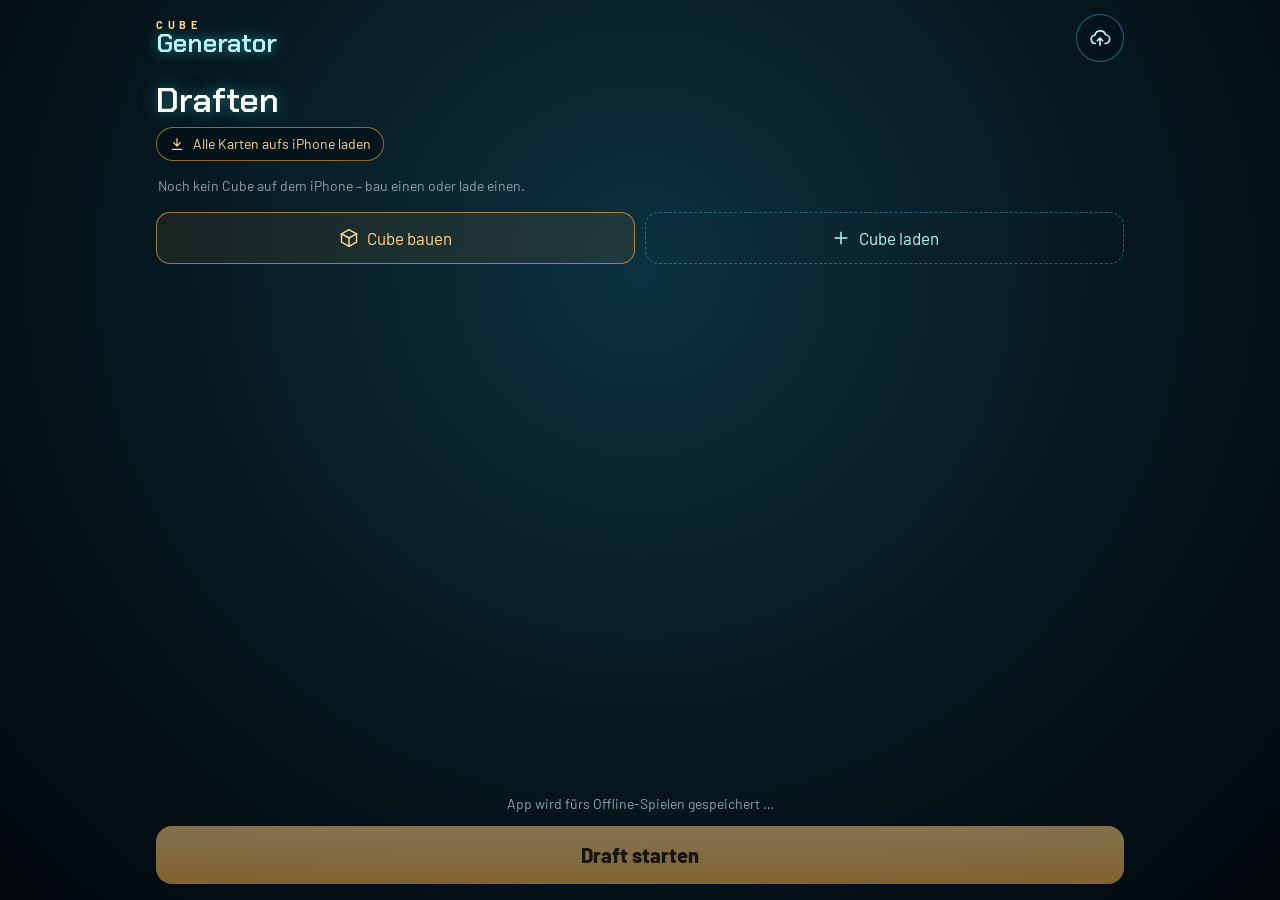
<file: index.html>
<!doctype html>
<html lang="de">
<head>
<meta charset="utf-8">
<meta name="viewport" content="width=device-width, initial-scale=1, viewport-fit=cover">
<meta name="theme-color" content="#03080c">
<meta name="apple-mobile-web-app-capable" content="yes">
<meta name="mobile-web-app-capable" content="yes">
<meta name="apple-mobile-web-app-status-bar-style" content="black-translucent">
<meta name="apple-mobile-web-app-title" content="Cube Draft">
<title>Cube Draft</title>
<link rel="manifest" href="manifest.webmanifest">
<link rel="apple-touch-icon" href="icons/icon-180.png">
<link rel="icon" type="image/png" href="icons/icon-192.png">
<link rel="stylesheet" href="app.css">
</head>
<body>
<div id="app">
  <!-- ======================================================= Start -->
  <section id="start" class="ansicht" aria-label="Start">
    <header class="kopf">
      <div class="logo"><small>Cube</small><b>Generator</b></div>
      <button type="button" class="rund" id="sync" aria-label="Drafts für den PC sichern" title="Drafts für den PC sichern">
        <svg viewBox="0 0 24 24" aria-hidden="true"><path d="M7 18a4.5 4.5 0 0 1-.6-8.96A6 6 0 0 1 18 8.5a4 4 0 0 1-.5 9.5"/><path d="M12 12v8M9 15l3-3 3 3"/></svg>
        <span class="marke" id="sync_zahl" hidden>0</span>
      </button>
    </header>
    <h1 class="titel">Draften</h1>
    <button type="button" class="db-chip" id="db_chip"></button>
    <div class="cubes" id="cubes"></div>
    <div class="zwei-knoepfe">
      <button type="button" class="neu-cube" id="cube_bauen"><svg viewBox="0 0 24 24" aria-hidden="true"><path d="M12 2l9 5v10l-9 5-9-5V7z"/><path d="M12 22V12M21 7l-9 5-9-5"/></svg>Cube bauen</button>
      <button type="button" class="neu-cube" id="cube_laden"><svg viewBox="0 0 24 24" aria-hidden="true"><path d="M12 5v14M5 12h14"/></svg>Cube laden</button>
    </div>
    <div id="laufend"></div>
    <div class="fuss">
      <p class="netz" id="netz"></p>
      <button type="button" class="gross" id="los" disabled>Draft starten</button>
    </div>
  </section>

  <!-- ======================================================= Draft -->
  <section id="draft" class="ansicht" hidden aria-label="Draft">
    <header class="kopf">
      <button type="button" class="rund klein" data-zurueck aria-label="Pause"><svg viewBox="0 0 24 24" aria-hidden="true"><path d="M19 12H5M11 6l-6 6 6 6"/></svg></button>
      <div class="pick-titel"><span class="pakete" id="d_pakete"></span><b id="d_pick">Pick 1</b><i id="d_richtung" aria-hidden="true"></i></div>
      <button type="button" class="chip-knopf" id="d_pool" aria-label="Deine Picks"><svg viewBox="0 0 24 24" aria-hidden="true"><rect x="7" y="3" width="12" height="16" rx="2"/><path d="M5 6v13a2 2 0 0 0 2 2h9"/></svg><span id="d_pool_zahl">0</span></button>
    </header>
    <div class="paket" id="d_paket"></div>
    <div class="aktion">
      <button type="button" class="leise-knopf" id="d_auto">Bot pickt</button>
      <button type="button" class="gross" id="d_nehmen" disabled>Karte wählen</button>
    </div>
  </section>

  <!-- ======================================================= Deck -->
  <section id="deck" class="ansicht" hidden aria-label="Deck">
    <header class="kopf">
      <button type="button" class="rund klein" data-zurueck aria-label="Zurück"><svg viewBox="0 0 24 24" aria-hidden="true"><path d="M19 12H5M11 6l-6 6 6 6"/></svg></button>
      <div class="pick-titel"><b>Deck</b><span class="zaehler" id="k_zahl"></span></div>
      <button type="button" class="chip-knopf" id="k_bots">Bots</button>
    </header>
    <div class="deck-inhalt" id="k_inhalt"></div>
    <div class="aktion">
      <button type="button" class="leise-knopf" id="k_vorschlag">Vorschlag</button>
      <button type="button" class="gross" id="k_fertig">Fertig</button>
    </div>
  </section>

  <!-- ======================================================= Bot-Decks -->
  <section id="bots" class="ansicht" hidden aria-label="Bot-Decks">
    <header class="kopf">
      <button type="button" class="rund klein" data-zurueck aria-label="Zurück"><svg viewBox="0 0 24 24" aria-hidden="true"><path d="M19 12H5M11 6l-6 6 6 6"/></svg></button>
      <div class="pick-titel"><b>Bot-Decks</b></div>
      <span class="platz"></span>
    </header>
    <div class="deck-inhalt" id="b_inhalt"></div>
  </section>
</div>

<!-- Unterseite (Cube laden, Tisch, Pool) -->
<div class="schleier" id="schleier" hidden></div>
<div class="blatt" id="blatt" role="dialog" aria-modal="true" hidden><div class="griff" aria-hidden="true"></div><button type="button" class="blatt-zu" id="blatt_zu" aria-label="Schließen"><svg viewBox="0 0 24 24" aria-hidden="true"><path d="M6 6l12 12M18 6L6 18"/></svg></button><div id="blatt_inhalt"></div></div>
<div class="zoom" id="zoom" hidden></div>
<div class="hinweis" id="hinweis" role="status" aria-live="polite" hidden></div>
<input type="file" id="datei" accept=".json,.txt,.csv,application/json,text/plain,text/csv" hidden>

<script type="module" src="app.js"></script>
</body>
</html>
</file>
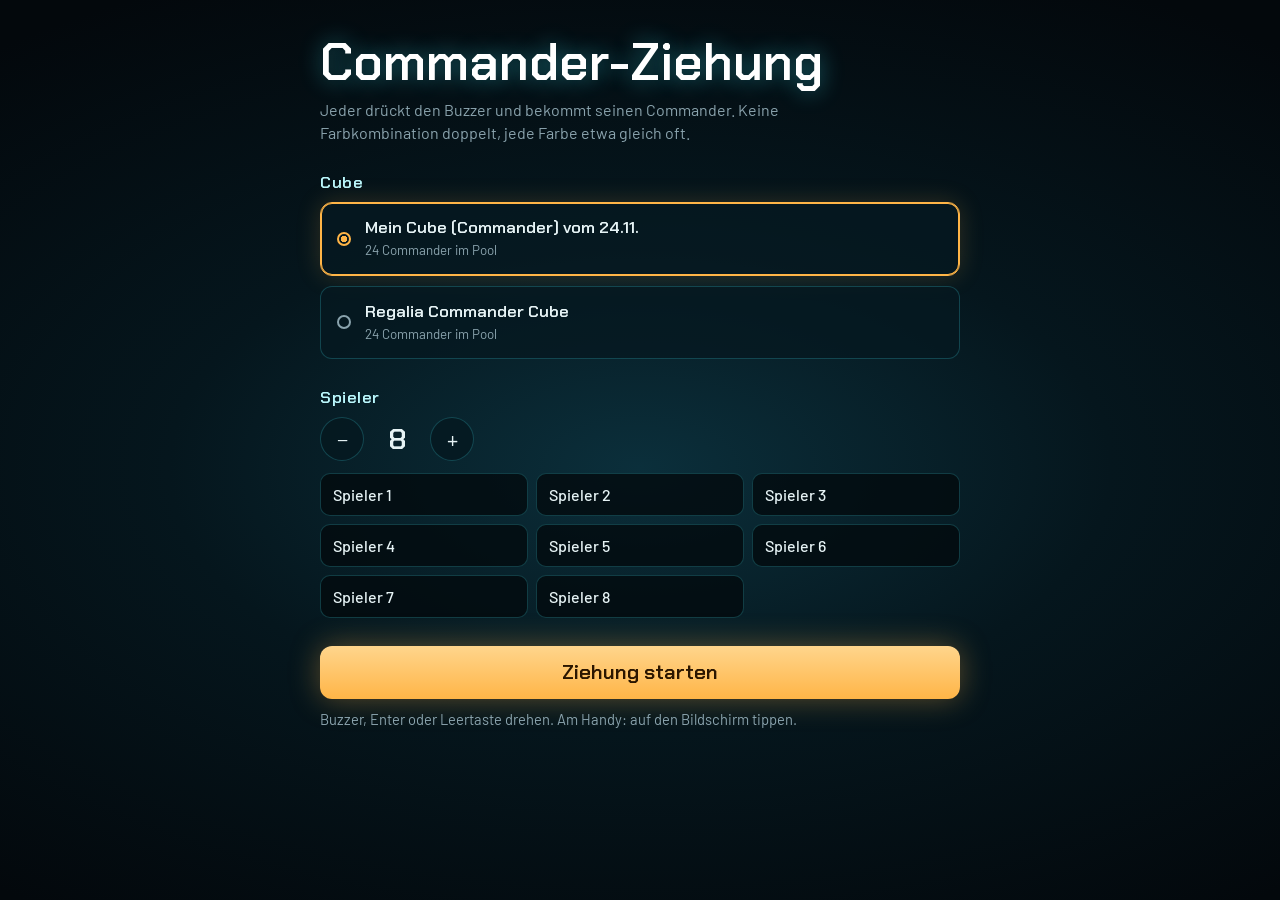
<file: spin/index.html>
<!doctype html>
<html lang="de">
<head>
<meta charset="utf-8">
<meta name="viewport" content="width=device-width,initial-scale=1,viewport-fit=cover">
<meta name="theme-color" content="#03080c">
<title>Commander-Ziehung</title>
<style>
@font-face{font-family:"Chakra Petch";font-weight:600;font-display:swap;src:url(../fonts/chakra-petch-600.woff2) format("woff2")}
@font-face{font-family:"Barlow";font-weight:400;font-display:swap;src:url(../fonts/barlow-400.woff2) format("woff2")}
@font-face{font-family:"Barlow";font-weight:500;font-display:swap;src:url(../fonts/barlow-500.woff2) format("woff2")}
@font-face{font-family:"Barlow";font-weight:700;font-display:swap;src:url(../fonts/barlow-700.woff2) format("woff2")}
:root{
  --abgrund:#03080c; --tief:#061820; --eis:#3fe3f2; --eis-hell:#b9f6fb; --glut:#ffb547; --glut-hell:#ffd58c;
  --asche:#8aa3ad; --text:#e6f3f5; --linie:rgba(63,227,242,.22);
  --W:#f3e6b8; --U:#4aa8ff; --B:#a77bd1; --R:#ff6a3d; --G:#46c47a;
  --zier:"Chakra Petch","Segoe UI",system-ui,sans-serif; --ui:"Barlow","Segoe UI",system-ui,sans-serif;
  --kw:clamp(118px,14.5vw,232px);           /* Kartenbreite in der Walze */
  color-scheme:dark;
}
*{box-sizing:border-box}
[hidden]{display:none!important}
html,body{height:100%;margin:0}
body{background:radial-gradient(ellipse 80% 60% at 50% 52%,#0b2f3b 0%,#05161d 46%,var(--abgrund) 100%);color:var(--text);
  font:16px/1.45 var(--ui);overflow:hidden;-webkit-font-smoothing:antialiased;-webkit-tap-highlight-color:transparent;
  padding:env(safe-area-inset-top) 0 env(safe-area-inset-bottom)}
button{font:inherit;color:inherit;cursor:pointer}
:focus-visible{outline:2px solid var(--glut);outline-offset:3px}

/* ------------------------------------------------ Einrichten */
#einrichten{height:100%;overflow:auto;padding:max(24px,4vh) max(16px,env(safe-area-inset-right)) 32px max(16px,env(safe-area-inset-left))}
.rahmen{max-width:640px;margin:0 auto}
.kopf h1{margin:0;font:600 clamp(2rem,6vw,3.2rem)/1.05 var(--zier);color:#fff;text-shadow:0 0 22px rgba(63,227,242,.45)}
.kopf p{margin:8px 0 0;color:var(--asche);max-width:52ch}
.gruppe{margin-top:28px}
.gruppe h2{margin:0 0 10px;font:600 1.05rem/1.2 var(--zier);color:var(--eis-hell);letter-spacing:.03em}
.cubes{display:grid;gap:10px}
.cube-wahl{display:flex;align-items:center;gap:14px;width:100%;text-align:left;padding:14px 16px;border-radius:12px;
  background:rgba(6,24,32,.75);border:1px solid var(--linie)}
.cube-wahl[aria-pressed=true]{border-color:var(--glut);box-shadow:0 0 0 1px var(--glut) inset,0 0 24px rgba(255,181,71,.18)}
.cube-wahl b{display:block;font:600 1.05rem/1.2 var(--zier)}
.cube-wahl small{color:var(--asche)}
.cube-wahl .punkt{flex:none;width:14px;height:14px;border-radius:50%;border:2px solid var(--asche)}
.cube-wahl[aria-pressed=true] .punkt{border-color:var(--glut);background:radial-gradient(circle,var(--glut) 45%,transparent 50%)}
.zaehler{display:flex;align-items:center;gap:14px}
.zaehler button{width:44px;height:44px;border-radius:50%;border:1px solid var(--linie);background:rgba(6,24,32,.8);font-size:1.4rem;line-height:1}
.zaehler output{font:600 1.8rem/1 var(--zier);min-width:2ch;text-align:center}
.namen{display:grid;grid-template-columns:repeat(auto-fill,minmax(180px,1fr));gap:8px;margin-top:12px}
.namen input{width:100%;padding:11px 12px;border-radius:10px;border:1px solid var(--linie);background:rgba(3,10,14,.8);color:var(--text);font:500 1rem var(--ui)}
.namen input:focus{border-color:var(--eis);outline:none}
.los{margin-top:28px;width:100%;padding:16px;border:0;border-radius:12px;font:600 1.3rem/1 var(--zier);color:#2b1600;
  background:linear-gradient(180deg,var(--glut-hell),var(--glut));box-shadow:0 0 30px rgba(255,181,71,.35)}
.los:disabled{opacity:.6;cursor:progress}
.ladebalken{height:4px;border-radius:2px;background:rgba(255,255,255,.08);margin-top:12px;overflow:hidden}
.ladebalken i{display:block;height:100%;width:0;background:var(--eis);transition:width .2s}
.hinweis{color:var(--asche);font-size:.92rem;margin-top:10px}
.fehler{color:#ff9a86}

/* ------------------------------------------------ Bühne */
#buehne{position:fixed;inset:0;display:flex;flex-direction:column;user-select:none;-webkit-user-select:none}
.leiste{display:flex;align-items:center;gap:10px;padding:max(14px,env(safe-area-inset-top)) max(16px,env(safe-area-inset-right)) 0 max(16px,env(safe-area-inset-left))}
.leiste .fortschritt{font:600 .95rem/1 var(--zier);color:var(--asche);letter-spacing:.04em}
.leiste .platz{flex:1}
.knopf-rund{width:42px;height:42px;border-radius:50%;border:1px solid var(--linie);background:rgba(6,24,32,.75);display:grid;place-items:center}
.knopf-rund svg{width:20px;height:20px;fill:none;stroke:var(--eis-hell);stroke-width:1.7;stroke-linecap:round;stroke-linejoin:round}
.ansage{text-align:center;padding:2vh 16px 0}
.ansage small{display:block;font:500 clamp(.95rem,1.6vw,1.2rem)/1.2 var(--ui);color:var(--asche)}
.ansage b{display:block;font:600 clamp(2.2rem,6.5vw,5rem)/1.05 var(--zier);color:#fff;text-shadow:0 0 28px rgba(63,227,242,.5);
  overflow-wrap:anywhere}

/* Walze: Karten laufen unter dem Fenster durch */
.walze{position:relative;flex:1;min-height:0;display:flex;align-items:center;overflow:hidden;
  -webkit-mask:linear-gradient(90deg,transparent,#000 12%,#000 88%,transparent);mask:linear-gradient(90deg,transparent,#000 12%,#000 88%,transparent)}
.spur{display:flex;gap:calc(var(--kw) * .09);will-change:transform;padding:0 50vw}
.rk{flex:none;width:var(--kw);aspect-ratio:488/680;border-radius:calc(var(--kw) * .05);overflow:hidden;background:#0a1d25;
  box-shadow:0 10px 24px rgba(0,0,0,.5);transition:transform .35s cubic-bezier(.2,.8,.2,1),filter .35s,opacity .35s}
.rk img{width:100%;height:100%;object-fit:cover;display:block}
.walze.halt .rk{filter:brightness(.38) saturate(.6)}
.walze.halt .rk.treffer{filter:none;transform:scale(1.1);box-shadow:0 0 0 2px var(--glut),0 0 40px rgba(255,181,71,.6)}
/* Fenster in der Mitte: zwei Zeiger, ein leiser Lichtrahmen */
.fenster{position:absolute;left:50%;top:50%;width:calc(var(--kw) * 1.16);aspect-ratio:488/680;transform:translate(-50%,-50%);pointer-events:none;
  border-radius:calc(var(--kw) * .07);box-shadow:0 0 0 1px rgba(185,246,251,.35),0 0 30px rgba(63,227,242,.25),inset 0 0 30px rgba(63,227,242,.12)}
.fenster::before,.fenster::after{content:"";position:absolute;left:50%;width:0;height:0;transform:translateX(-50%);
  border-left:14px solid transparent;border-right:14px solid transparent;filter:drop-shadow(0 0 8px rgba(255,181,71,.8))}
.fenster::before{top:-22px;border-top:18px solid var(--glut)}
.fenster::after{bottom:-22px;border-bottom:18px solid var(--glut)}
.unten{text-align:center;padding:0 16px max(22px,calc(env(safe-area-inset-bottom) + 14px));min-height:64px}
.buzzer-hinweis{display:inline-flex;align-items:center;gap:10px;font:600 clamp(1rem,1.9vw,1.35rem)/1 var(--zier);color:var(--glut-hell);
  padding:12px 22px;border-radius:999px;border:1px solid rgba(255,181,71,.45);background:rgba(40,24,4,.35)}
.buzzer-hinweis i{width:12px;height:12px;border-radius:50%;background:var(--glut);box-shadow:0 0 14px var(--glut);animation:puls 1.4s ease-in-out infinite}
@keyframes puls{50%{transform:scale(.6);opacity:.5}}

/* Enthüllung: Karte groß, darunter die Infos */
.enthuellung{position:relative;flex:1;min-height:0;display:flex;flex-direction:column;align-items:center;justify-content:center;
  gap:clamp(12px,2.2vh,26px);padding:8px 16px}
.held{position:relative;height:min(48vh,88vw * 680 / 488);aspect-ratio:488/680;animation:auftritt .9s cubic-bezier(.16,.9,.3,1.15) both;transition:height .4s ease}
.held img{position:relative;width:100%;height:100%;border-radius:4.6%;display:block;box-shadow:0 24px 50px rgba(0,0,0,.6)}
/* Schein in den Farben des Commanders */
.held .aura{position:absolute;inset:-18%;border-radius:50%;filter:blur(28px);opacity:.75;
  background:conic-gradient(from 0deg,var(--c1),var(--c2),var(--c3),var(--c1))}
.held .strahl{position:absolute;inset:-60%;border-radius:50%;pointer-events:none;
  background:repeating-conic-gradient(from 0deg,rgba(255,255,255,.12) 0 4deg,transparent 4deg 18deg);
  -webkit-mask:radial-gradient(circle,#000 18%,transparent 62%);mask:radial-gradient(circle,#000 18%,transparent 62%);
  animation:strahlen 1.6s ease-out both}
@keyframes auftritt{from{transform:scale(.55) rotateY(80deg);opacity:0}to{transform:none;opacity:1}}
@keyframes strahlen{from{transform:scale(.4) rotate(-20deg);opacity:1}to{transform:scale(1.15) rotate(10deg);opacity:0}}
.steckbrief{text-align:center;max-width:min(92vw,760px);animation:steckbrief .6s .35s ease-out both}
@keyframes steckbrief{from{opacity:0;transform:translateY(12px)}to{opacity:1;transform:none}}
.steckbrief h2{margin:0;font:600 clamp(1.6rem,3.6vw,2.8rem)/1.08 var(--zier);color:#fff;text-wrap:balance}
.steckbrief .typ{color:var(--asche);margin-top:4px;font-size:clamp(.9rem,1.3vw,1.05rem)}
.pips{display:inline-flex;gap:6px;vertical-align:middle;margin-left:10px}
.pips img{width:clamp(18px,2vw,26px);height:auto}
.fakten{display:flex;flex-wrap:wrap;justify-content:center;gap:10px clamp(16px,3vw,40px);margin-top:16px}
.fakt{min-width:0}
.fakt small{display:block;color:var(--asche);font-size:.85rem}
.fakt b{display:block;font:600 clamp(1.05rem,1.8vw,1.45rem)/1.2 var(--zier);color:var(--eis-hell)}

/* Joker */
/* Joker: unten statt des Buzzer-Hinweises – die Karte bleibt sichtbar, während man überlegt */
.joker{display:grid;grid-template-columns:auto 1fr;align-items:center;gap:6px 18px;width:min(94vw,760px);margin:0 auto;padding:14px 18px 12px;text-align:left;
  border-radius:16px;background:linear-gradient(180deg,rgba(60,36,6,.96),rgba(24,14,2,.97));border:1px solid var(--glut);
  box-shadow:0 0 0 1px rgba(255,213,140,.25) inset,0 0 50px rgba(255,181,71,.4);animation:joker .7s cubic-bezier(.2,1.4,.4,1) both}
@keyframes joker{from{transform:scale(.4) rotate(-4deg);opacity:0}to{transform:none;opacity:1}}
.joker b{grid-row:span 2;font:600 clamp(2rem,4.4vw,3.2rem)/1 var(--zier);color:var(--glut-hell);letter-spacing:.04em;text-shadow:0 0 24px rgba(255,181,71,.8)}
.joker p{margin:0;color:#f6e6c6;font-size:clamp(.9rem,1.3vw,1.05rem)}
.joker .wahl{display:flex;gap:10px}
.joker .uhr{grid-column:1/-1;margin-top:6px}
#buehne.mit-joker .held{height:min(34vh,60vw * 680 / 488)}
@media (max-width:640px){.joker{grid-template-columns:1fr;text-align:center;padding:12px 14px 10px}.joker b{grid-row:auto}.joker p{font-size:.85rem}
  #buehne.mit-joker .held{height:min(26vh,48vw * 680 / 488)}
  #buehne.mit-joker .joker p,#buehne.mit-joker .typ{display:none}
  #buehne.mit-joker .enthuellung{gap:8px}}
.joker .wahl button{flex:1;padding:14px 10px;border-radius:12px;font:600 1.05rem/1.1 var(--zier)}
.joker .nochmal{border:0;color:#2b1600;background:linear-gradient(180deg,var(--glut-hell),var(--glut))}
.joker .behalten{border:1px solid rgba(255,213,140,.5);background:transparent}
.uhr{height:4px;border-radius:2px;background:rgba(255,255,255,.12);margin-top:16px;overflow:hidden}
.uhr i{display:block;height:100%;background:var(--glut);transform-origin:left;animation:uhr linear forwards}
@keyframes uhr{from{transform:scaleX(1)}to{transform:scaleX(0)}}

/* Übersicht */
#uebersicht{position:fixed;inset:0;overflow:auto;padding:max(24px,4vh) max(16px,env(safe-area-inset-right)) 32px max(16px,env(safe-area-inset-left))}
#uebersicht h1{margin:0 0 18px;text-align:center;font:600 clamp(1.8rem,4.5vw,3rem)/1.1 var(--zier);color:#fff}
.tafel{display:grid;grid-template-columns:repeat(auto-fit,minmax(min(40vw,190px),1fr));gap:clamp(12px,2vw,22px);max-width:940px;margin:0 auto}
.platz-karte{text-align:center}
.platz-karte img{width:100%;aspect-ratio:488/680;border-radius:4.6%;display:block;box-shadow:0 12px 26px rgba(0,0,0,.5)}
.platz-karte b{display:block;margin-top:8px;font:600 1.05rem/1.2 var(--zier);color:#fff;overflow-wrap:anywhere}
.platz-karte small{display:block;color:var(--asche);font-size:.85rem}
.platz-karte .joker-mal{color:var(--glut-hell)}
.schluss{display:flex;gap:10px;justify-content:center;flex-wrap:wrap;margin:26px 0 8px}
.schluss button{padding:13px 20px;border-radius:12px;border:1px solid var(--linie);background:rgba(6,24,32,.8);font:600 1rem/1 var(--zier)}
.schluss .los-klein{border:0;color:#2b1600;background:linear-gradient(180deg,var(--glut-hell),var(--glut))}

@media (max-width:640px){
  :root{--kw:34vw}
  .held{height:min(40vh,74vw * 680 / 488)}
}
@media (prefers-reduced-motion:reduce){
  .held,.steckbrief,.joker{animation-duration:.01s}
  .held .strahl{display:none}
  .buzzer-hinweis i{animation:none}
}
</style>
</head>
<body>

<!-- Einrichten -->
<section id="einrichten">
  <div class="rahmen">
    <header class="kopf">
      <h1>Commander-Ziehung</h1>
      <p>Jeder drückt den Buzzer und bekommt seinen Commander. Keine Farbkombination doppelt, jede Farbe etwa gleich oft.</p>
    </header>
    <div class="gruppe">
      <h2>Cube</h2>
      <div class="cubes" id="cubes"></div>
    </div>
    <div class="gruppe">
      <h2>Spieler</h2>
      <div class="zaehler">
        <button type="button" id="weniger" aria-label="Ein Spieler weniger">−</button>
        <output id="anzahl">8</output>
        <button type="button" id="mehr" aria-label="Ein Spieler mehr">+</button>
      </div>
      <div class="namen" id="namen"></div>
    </div>
    <button type="button" class="los" id="los">Ziehung starten</button>
    <div class="ladebalken" id="ladebalken" hidden><i></i></div>
    <p class="hinweis" id="ladehinweis">Buzzer, Enter oder Leertaste drehen. Am Handy: auf den Bildschirm tippen.</p>
  </div>
</section>

<!-- Bühne -->
<section id="buehne" hidden>
  <div class="leiste">
    <span class="fortschritt" id="fortschritt"></span>
    <span class="platz"></span>
    <button type="button" class="knopf-rund" id="rueck" title="Rückgängig (Rücktaste)" aria-label="Rückgängig">
      <svg viewBox="0 0 24 24"><path d="M9 14L4 9l5-5"/><path d="M4 9h11a5 5 0 0 1 0 10h-3"/></svg></button>
    <button type="button" class="knopf-rund" id="ton" title="Ton an/aus" aria-label="Ton an oder aus">
      <svg viewBox="0 0 24 24"><path d="M11 5L6 9H3v6h3l5 4z"/><path id="ton-welle" d="M16 9a4 4 0 0 1 0 6M19 6a8 8 0 0 1 0 12"/></svg></button>
    <button type="button" class="knopf-rund" id="zur-tafel" title="Übersicht" aria-label="Übersicht">
      <svg viewBox="0 0 24 24"><rect x="4" y="4" width="7" height="7" rx="1"/><rect x="13" y="4" width="7" height="7" rx="1"/><rect x="4" y="13" width="7" height="7" rx="1"/><rect x="13" y="13" width="7" height="7" rx="1"/></svg></button>
  </div>
  <div class="ansage"><small id="ansage-klein">Als Nächstes</small><b id="ansage-name"></b></div>
  <div class="walze" id="walze"><div class="spur" id="spur"></div><div class="fenster"></div></div>
  <div class="enthuellung" id="enthuellung" hidden></div>
  <div class="unten"><span class="buzzer-hinweis" id="buzzer-hinweis"><i></i><span id="buzzer-text">Buzzer drücken</span></span></div>
</section>

<!-- Übersicht -->
<section id="uebersicht" hidden>
  <h1>Eure Commander</h1>
  <div class="tafel" id="tafel"></div>
  <div class="schluss">
    <button type="button" id="weiter-ziehen" class="los-klein" hidden>Weiter ziehen</button>
    <button type="button" id="neue-runde">Neue Ziehung</button>
    <button type="button" id="zum-einrichten">Spieler und Cube ändern</button>
  </div>
</section>

<script>
"use strict";
const $ = s => document.querySelector(s);
const RUHIG = matchMedia("(prefers-reduced-motion: reduce)").matches;
const FEIN = matchMedia("(pointer: fine)").matches;
const FARBEN = "WUBRG";
const FARBWERT = {W: "#f3e6b8", U: "#4aa8ff", B: "#a77bd1", R: "#ff6a3d", G: "#46c47a"};
const JOKER_CHANCE = (p => p === null ? 0.25 : Math.min(1, Math.max(0, +p / 100)))(new URLSearchParams(location.search).get("joker"));   // ?joker=100 zum Ausprobieren
const JOKER_SEKUNDEN = 12;
const SPEICHER = "spin-stand-v1", INFO_SPEICHER = "spin-info-v1";

const lies = k => { try { return JSON.parse(localStorage.getItem(k)); } catch (e) { return null; } };
const schreib = (k, v) => { try { localStorage.setItem(k, JSON.stringify(v)); } catch (e) {} };
const warte = ms => new Promise(r => setTimeout(r, ms));
const esc = s => String(s ?? "").replace(/[&<>"]/g, c => ({"&": "&amp;", "<": "&lt;", ">": "&gt;", '"': "&quot;"}[c]));

// ------------------------------------------------------------------ Zustand
let pools = [], pool = null, info = lies(INFO_SPEICHER) || {};
let S = lies(SPEICHER) || {poolId: null, namen: [], zuteilung: []};
// zuteilung[i] = {name: Commander, joker: true/false} für Spieler i
let phase = "einrichten";          // bereit | dreht | enthuellt (kurz gesperrt) | zeigt | joker | fertig
let jokerOffen = false, jokerTimer = 0, zweiterDreh = false;

function speichern() { schreib(SPEICHER, S); }
function amZug() { return S.zuteilung.length; }
function commander(name) { return pool.commander.find(c => c.name === name); }

// ------------------------------------------------------------------ Faire Ziehung
// Regeln für n Spieler: keine Farbkombination doppelt; jede Farbe höchstens ⌈2n/5⌉-mal und am Ende
// mindestens ⌊2n/5⌋−1-mal; höchstens ⌊n/4⌋ Einfarbige und ⌊n/4⌋ Dreifarbige. Gezogen wird zufällig unter
// allen Commandern, mit denen die Runde danach noch aufgehen kann – auch der Letzte bekommt keinen Rest.
function regeln(n, locker = 0) {
  const s = 2 * n / 5;
  return {max: Math.ceil(s) + (locker >= 2 ? 1 : 0), min: locker >= 1 ? 0 : Math.max(0, Math.floor(s) - 1),
          mono: Math.max(1, Math.floor(n / 4)) + (locker >= 2 ? 1 : 0), drei: Math.max(1, Math.floor(n / 4)) + (locker >= 2 ? 1 : 0)};
}
function stand(liste) {
  const z = {W: 0, U: 0, B: 0, R: 0, G: 0, mono: 0, drei: 0, ci: new Set()};
  for (const c of liste) {
    for (const f of c.ci) z[f]++;
    if (c.ci.length === 1) z.mono++;
    if (c.ci.length >= 3) z.drei++;
    z.ci.add(c.ci);
  }
  return z;
}
function geht(z, c, r) {
  if (z.ci.has(c.ci)) return false;
  if (c.ci.length === 1 && z.mono + 1 > r.mono) return false;
  if (c.ci.length >= 3 && z.drei + 1 > r.drei) return false;
  for (const f of c.ci) if (z[f] + 1 > r.max) return false;
  return true;
}
function dazu(z, c, d) {
  for (const f of c.ci) z[f] += d;
  if (c.ci.length === 1) z.mono += d;
  if (c.ci.length >= 3) z.drei += d;
  d > 0 ? z.ci.add(c.ci) : z.ci.delete(c.ci);
}
function machbar(z, rest, offen, r, ab = 0) {
  if (offen === 0) return FARBEN.split("").every(f => z[f] >= r.min);
  let fehlt = 0;
  for (const f of FARBEN) fehlt += Math.max(0, r.min - z[f]);
  if (fehlt > offen * 3) return false;
  for (let i = ab; i <= rest.length - offen; i++) {
    const c = rest[i];
    if (!geht(z, c, r)) continue;
    dazu(z, c, 1);
    const ok = machbar(z, rest, offen - 1, r, i + 1);
    dazu(z, c, -1);
    if (ok) return true;
  }
  return false;
}
function ziehe(ausser, nurStreng = false) {
  const n = S.namen.length, schon = S.zuteilung.map(t => commander(t.name));
  const frei = pool.commander.filter(c => !S.zuteilung.some(t => t.name === c.name) && c.name !== ausser);
  for (let locker = 0; locker <= (nurStreng ? 0 : 3); locker++) {
    const r = locker === 3 ? {max: 99, min: 0, mono: 99, drei: 99} : regeln(n, locker);
    const z = stand(schon);
    const reihe = [...frei].sort(() => Math.random() - 0.5);
    for (const c of reihe) {
      if (!geht(z, c, r)) continue;
      dazu(z, c, 1);
      const rest = reihe.filter(x => x !== c);
      const ok = machbar(z, rest, n - schon.length - 1, r);
      dazu(z, c, -1);
      if (ok) return c;
    }
  }
  return nurStreng ? null : frei[Math.floor(Math.random() * frei.length)];
}

// ------------------------------------------------------------------ Ton (ohne Dateien, per WebAudio)
let ac = null, tonAn = lies("spin-ton") !== false;
function audio() {
  if (!ac) { try { ac = new (window.AudioContext || window.webkitAudioContext)(); } catch (e) {} }
  if (ac && ac.state === "suspended") ac.resume();
  return tonAn ? ac : null;
}
function klang(freq, dauer, typ = "sine", laut = 0.2, wann = 0, gleit = 0) {
  const a = audio(); if (!a) return;
  const t = a.currentTime + wann, o = a.createOscillator(), g = a.createGain();
  o.type = typ; o.frequency.setValueAtTime(freq, t);
  if (gleit) o.frequency.exponentialRampToValueAtTime(gleit, t + dauer);
  g.gain.setValueAtTime(0.0001, t); g.gain.exponentialRampToValueAtTime(laut, t + 0.008);
  g.gain.exponentialRampToValueAtTime(0.0001, t + dauer);
  o.connect(g).connect(a.destination); o.start(t); o.stop(t + dauer + 0.05);
}
function rauschen(dauer, von, bis, laut = 0.12) {
  const a = audio(); if (!a) return;
  const b = a.createBuffer(1, Math.floor(a.sampleRate * dauer), a.sampleRate), d = b.getChannelData(0);
  for (let i = 0; i < d.length; i++) d[i] = Math.random() * 2 - 1;
  const q = a.createBufferSource(), f = a.createBiquadFilter(), g = a.createGain(), t = a.currentTime;
  q.buffer = b; f.type = "bandpass"; f.Q.value = 1.2;
  f.frequency.setValueAtTime(von, t); f.frequency.exponentialRampToValueAtTime(bis, t + dauer);
  g.gain.setValueAtTime(0.0001, t); g.gain.exponentialRampToValueAtTime(laut, t + dauer * 0.25); g.gain.exponentialRampToValueAtTime(0.0001, t + dauer);
  q.connect(f).connect(g).connect(a.destination); q.start(t);
}
const TON = {
  start() { rauschen(0.7, 300, 2400, 0.16); klang(140, 0.35, "triangle", 0.18, 0, 70); },
  tick(tempo) { klang(1500 + Math.random() * 300, 0.03, "square", 0.035 + 0.05 * (1 - tempo)); },
  halt() { klang(90, 0.4, "sine", 0.35, 0, 55); klang(880, 1.2, "sine", 0.12, 0.02); klang(1320, 1.4, "sine", 0.09, 0.06); },
  enthuellen() { [523, 659, 784, 1047].forEach((f, i) => klang(f, 0.9, "triangle", 0.11, i * 0.09)); },
  joker() { [784, 988, 1175, 1568, 1976].forEach((f, i) => klang(f, 0.5, "square", 0.05, i * 0.07)); klang(196, 0.8, "sawtooth", 0.06); },
};

// ------------------------------------------------------------------ Kartendaten von Scryfall (Set, Preis)
async function holeJson(url) {
  const r = await fetch(url, {headers: {Accept: "application/json"}});
  if (!r.ok) throw new Error(r.status);
  return r.json();
}
async function holeInfo(c) {
  let url = "https://api.scryfall.com/cards/search?unique=prints&order=released&dir=asc&q=" + encodeURIComponent(`!"${c.voll || c.name}"`), drucke = [];
  try { await holeJson(url); } catch (e) {
    const karte = await holeJson("https://api.scryfall.com/cards/named?fuzzy=" + encodeURIComponent(c.name));
    await warte(110);
    url = karte.prints_search_uri;
  }
  for (let seite = 0; url && seite < 4; seite++) {
    const d = await holeJson(url);
    drucke.push(...d.data);
    url = d.has_more ? d.next_page : null;
    await warte(110);
  }
  const papier = drucke.filter(p => !p.digital && (p.games || []).includes("paper"));
  const alle = papier.length ? papier : drucke;
  const erst = alle.reduce((a, p) => (!a || p.released_at < a.released_at ? p : a), null);
  return {set: erst ? erst.set_name : null, jahr: erst ? erst.released_at.slice(0, 4) : (c.erstdruck || "").slice(0, 4), zeit: Date.now()};
}
async function ladeInfos(fortschritt) {
  const alt = 2 * 24 * 3600 * 1000;
  const fehlen = pool.commander.filter(c => !info[c.name] || Date.now() - info[c.name].zeit > alt);
  let i = 0;
  for (const c of fehlen) {
    try { info[c.name] = await holeInfo(c); } catch (e) { /* ohne Netz: Set-Jahr aus den Daten, Preis fehlt */ }
    fortschritt(++i / Math.max(1, fehlen.length));
  }
  schreib(INFO_SPEICHER, info);
}
function ladeBilder(fortschritt) {
  let fertig = 0;
  const alle = pool.commander.map(c => new Promise(ok => {
    const b = new Image(); b.decoding = "async";
    b.onload = b.onerror = () => { fortschritt(++fertig / pool.commander.length); ok(); };
    b.src = c.bild;
  }));
  return Promise.race([Promise.all(alle), warte(20000)]);
}

// ------------------------------------------------------------------ Einrichten
async function start() {
  try {
    pools = await (await fetch("pools/index.json", {cache: "no-cache"})).json();
  } catch (e) {
    $("#ladehinweis").textContent = "Die Commander-Pools konnten nicht geladen werden. Prüf die Internetverbindung und lade die Seite neu.";
    $("#ladehinweis").classList.add("fehler"); return;
  }
  if (!S.poolId || !pools.some(p => p.id === S.poolId)) S.poolId = pools[0].id;
  if (!S.namen.length) S.namen = Array.from({length: 8}, (_, i) => "Spieler " + (i + 1));
  zeichneEinrichten();
  // Mitten in einer Ziehung neu geladen? Dann gleich weiter
  if (S.zuteilung.length && S.laeuft) await starteZiehung(false);
}
function zeichneEinrichten() {
  $("#cubes").innerHTML = pools.map(p => `<button type="button" class="cube-wahl" data-id="${esc(p.id)}" aria-pressed="${p.id === S.poolId}">
    <span class="punkt"></span><span><b>${esc(p.name)}</b><small>${p.anzahl} Commander im Pool</small></span></button>`).join("");
  $("#anzahl").textContent = S.namen.length;
  $("#namen").innerHTML = S.namen.map((n, i) => `<input type="text" maxlength="24" value="${esc(n)}" aria-label="Name von Spieler ${i + 1}" data-i="${i}">`).join("");
}
$("#cubes").addEventListener("click", e => {
  const b = e.target.closest(".cube-wahl"); if (!b) return;
  S.poolId = b.dataset.id; S.zuteilung = []; speichern(); zeichneEinrichten();
});
$("#namen").addEventListener("input", e => { S.namen[+e.target.dataset.i] = e.target.value; speichern(); });
$("#weniger").addEventListener("click", () => { if (S.namen.length > 3) { S.namen.pop(); S.zuteilung = []; speichern(); zeichneEinrichten(); } });
$("#mehr").addEventListener("click", () => { const p = pools.find(x => x.id === S.poolId); if (S.namen.length < Math.floor((p ? p.anzahl : 24) / 3)) { S.namen.push("Spieler " + (S.namen.length + 1)); S.zuteilung = []; speichern(); zeichneEinrichten(); } });
$("#los").addEventListener("click", () => { audio(); S.zuteilung = []; starteZiehung(true); });

async function starteZiehung(neu) {
  S.namen = S.namen.map((n, i) => (n || "").trim() || "Spieler " + (i + 1));
  const los = $("#los"); los.disabled = true; los.textContent = "Lädt …";
  const balken = $("#ladebalken"), hinweis = $("#ladehinweis");
  balken.hidden = false;
  try {
    const meta = pools.find(p => p.id === S.poolId);
    pool = await (await fetch(`pools/${meta.id}.json`, {cache: "no-cache"})).json();
    pool.commander.forEach(c => { c.ci = c.ci || "C"; });
    hinweis.textContent = "Kartenbilder laden …";
    await ladeBilder(f => balken.firstChild.style.width = (f * 40) + "%");
    hinweis.textContent = "Erstes Set der Commander holen …";
    await ladeInfos(f => balken.firstChild.style.width = (40 + f * 60) + "%");
  } catch (e) {
    hinweis.textContent = "Laden hat nicht geklappt. Prüf die Internetverbindung und versuch es noch einmal.";
    hinweis.classList.add("fehler"); los.disabled = false; los.textContent = "Ziehung starten"; return;
  }
  S.laeuft = true; speichern();
  los.disabled = false; los.textContent = "Ziehung starten"; balken.hidden = true;
  hinweis.textContent = "Buzzer, Enter oder Leertaste drehen. Am Handy: auf den Bildschirm tippen.";
  $("#einrichten").hidden = true; $("#uebersicht").hidden = true; $("#buehne").hidden = false;
  if (amZug() >= S.namen.length) zeigeTafel(); else bereit();
}

// ------------------------------------------------------------------ Walze
const spur = $("#spur"), walze = $("#walze");
let pos = 0, driftAn = false, zielIndex = 0, spurKarten = [];
function baueSpur() {
  const frei = pool.commander.filter(c => !S.zuteilung.some(t => t.name === c.name));
  const quelle = frei.length >= 4 ? frei : pool.commander;
  spurKarten = [];
  for (let i = 0; i < 140; i++) {
    let c;
    do { c = quelle[Math.floor(Math.random() * quelle.length)]; } while (quelle.length > 2 && (c === spurKarten[i - 1] || c === spurKarten[i - 2]));
    spurKarten.push(c);
  }
  spur.innerHTML = spurKarten.map(c => `<div class="rk"><img src="${esc(c.bild)}" alt="" draggable="false"></div>`).join("");
  pos = 6 * schritt().s; setzeSpur(pos);            // ein paar Karten weit drin, damit beide Seiten voll sind
  walze.classList.remove("halt");
}
function setzeSpur(p, unschaerfe = 0) {
  spur.style.transform = `translate3d(${-p}px,0,0)`;
  spur.style.filter = unschaerfe > 0.3 ? `blur(${unschaerfe.toFixed(1)}px)` : "";
}
function schritt() {
  const a = spur.children[0], b = spur.children[1];
  return {w: a.offsetWidth, s: b.offsetLeft - a.offsetLeft, start: a.offsetLeft};
}
function drift() {
  driftAn = true;
  let letzte = performance.now();
  const lauf = t => {
    if (!driftAn) return;
    pos += (t - letzte) * (RUHIG ? 0 : 0.02); letzte = t;
    const {s} = schritt();
    if (pos > 18 * s) {
      for (let k = 0; k < 8; k++) {
        spur.firstChild.remove(); spurKarten.shift();
        const c = spurKarten[Math.floor(Math.random() * spurKarten.length)];
        spurKarten.push(c);
        spur.insertAdjacentHTML("beforeend", `<div class="rk"><img src="${esc(c.bild)}" alt="" draggable="false"></div>`);
      }
      pos -= 8 * s;
    }
    setzeSpur(pos); requestAnimationFrame(lauf);
  };
  requestAnimationFrame(lauf);
}
function drehe(c) {
  driftAn = false;
  const {w, s, start} = schritt(), mitte = walze.clientWidth / 2;
  const sichtbar = Math.floor((pos + mitte - start) / s);
  zielIndex = Math.min(spurKarten.length - 6, sichtbar + 100);
  spurKarten[zielIndex] = c;
  for (const j of [zielIndex - 1, zielIndex + 1]) {       // Nachbarn dürfen nicht derselbe sein
    if (spurKarten[j] === c) spurKarten[j] = pool.commander.find(x => x !== c && x !== spurKarten[j - 1] && x !== spurKarten[j + 1]) || spurKarten[j];
  }
  [zielIndex - 1, zielIndex, zielIndex + 1].forEach(j => { if (spur.children[j]) spur.children[j].firstChild.src = spurKarten[j].bild; });
  // Erst knapp neben der Mitte ausrollen (spannend: rutscht sie noch rüber?), dann genau ins Fenster einrasten
  // Position direkt an der Zielkarte messen: Kartenbreite und Abstand sind krumme Pixelwerte, hochgerechnet
  // über 100 Karten summiert sich das Runden sonst zu einem sichtbaren Versatz neben dem Fenster
  const zielKarte = spur.children[zielIndex];
  const mittig = zielKarte.offsetLeft + zielKarte.getBoundingClientRect().width / 2 - mitte;
  const versatz = RUHIG ? 0 : (Math.random() < 0.5 ? -1 : 1) * (0.12 + Math.random() * 0.22) * w;
  const ziel = mittig + versatz, von = pos;
  const dauer = RUHIG ? 1800 : 11000 + Math.random() * 2000;
  const ease = t => 1 - Math.pow(1 - t, 3.2);
  let t0 = null, letzterIndex = Math.floor((von + mitte - start) / s), letzterTick = 0, alt = von, altT = 0;
  TON.start();
  return new Promise(fertig => {
    const lauf = t => {
      if (t0 === null) { t0 = t; altT = t; }
      const f = Math.min(1, (t - t0) / dauer);
      pos = von + (ziel - von) * ease(f);
      const v = Math.abs(pos - alt) / Math.max(1, t - altT); alt = pos; altT = t;
      setzeSpur(pos, FEIN && !RUHIG ? Math.min(5, v * 0.55) : 0);
      const idx = Math.floor((pos + mitte - start) / s);
      if (idx !== letzterIndex) {
        letzterIndex = idx;
        if (t - letzterTick > 28) { TON.tick(Math.min(1, v / 6)); letzterTick = t; }
      }
      if (f < 1) requestAnimationFrame(lauf);
      else einrasten();
    };
    const einrasten = () => {
      if (Math.abs(mittig - pos) < 1) { pos = mittig; setzeSpur(pos); fertig(); return; }
      const a = pos, d = RUHIG ? 1 : 420;
      setTimeout(() => {
        let r0 = null;
        const rast = t => {
          if (r0 === null) r0 = t;
          const f = Math.min(1, (t - r0) / d), e = f < 0.5 ? 2 * f * f : 1 - Math.pow(-2 * f + 2, 2) / 2;
          pos = a + (mittig - a) * e; setzeSpur(pos);
          if (f < 1) requestAnimationFrame(rast); else fertig();
        };
        requestAnimationFrame(rast);
      }, RUHIG ? 0 : 320);
    };
    requestAnimationFrame(lauf);
  });
}

// ------------------------------------------------------------------ Ablauf
function bereit() {
  phase = "bereit"; jokerOffen = false; zweiterDreh = false;
  document.querySelector(".joker")?.remove(); $("#buehne").classList.remove("mit-joker");
  const i = amZug();
  $("#fortschritt").textContent = `Spieler ${i + 1} von ${S.namen.length}`;
  $("#ansage-klein").textContent = i === 0 ? "Los geht's mit" : "Als Nächstes";
  $("#ansage-name").textContent = S.namen[i];
  $("#enthuellung").hidden = true; walze.hidden = false;
  $("#buzzer-hinweis").hidden = false; $("#buzzer-text").textContent = "Buzzer drücken";
  baueSpur(); drift();
}
async function dreh(ausser) {
  phase = "dreht";
  $("#buzzer-hinweis").hidden = true;
  $("#enthuellung").hidden = true; walze.hidden = false;
  $("#ansage-klein").textContent = "Es zieht";
  const c = ziehe(ausser);
  if (zweiterDreh) baueSpur();
  await drehe(c);
  walze.classList.add("halt");
  spur.children[zielIndex].classList.add("treffer");
  TON.halt();
  await warte(RUHIG ? 200 : 1400);
  const joker = !zweiterDreh && Math.random() < JOKER_CHANCE && !!ziehe(c.name, true);   // nur, wenn es einen fairen Ersatz gibt
  S.zuteilung.push({name: c.name, joker: zweiterDreh}); speichern();
  zeige(c, joker);
}
function farbVerlauf(ci) {
  const f = (ci || "").split("").map(x => FARBWERT[x]).filter(Boolean);
  const a = f[0] || "#3fe3f2", b = f[1] || a, c = f[2] || a;
  return `--c1:${a};--c2:${b};--c3:${c}`;
}
function steckbrief(c) {
  const i = info[c.name] || {};
  const pips = (c.ci || "").split("").map(f => `<img src="https://svgs.scryfall.io/card-symbols/${f}.svg" alt="${f}">`).join("");
  const arch = c.neben ? `${esc(c.archetyp)}, ${esc(c.neben)}` : esc(c.archetyp);
  const set = i.set ? `${esc(i.set)} (${esc(i.jahr)})` : esc(i.jahr || (c.erstdruck || "").slice(0, 4) || "–");
  return `<div class="steckbrief">
    <h2>${esc(c.name)}<span class="pips">${pips}</span></h2>
    <div class="typ">${esc(c.typ)}</div>
    <div class="fakten">
      <div class="fakt"><small>Stark in</small><b>${arch}</b></div>
      <div class="fakt"><small>Zuerst erschienen in</small><b>${set}</b></div>
    </div></div>`;
}
function zeige(c, joker) {
  phase = "enthuellt";
  walze.hidden = true;
  const e = $("#enthuellung");
  e.innerHTML = `<div class="held" style="${farbVerlauf(c.ci)}"><div class="aura"></div><div class="strahl"></div><img src="${esc(c.bild)}" alt="${esc(c.name)}"></div>${steckbrief(c)}`;
  e.hidden = false;
  $("#ansage-klein").textContent = "Commander für";
  TON.enthuellen();
  if (joker) setTimeout(() => zeigeJoker(), RUHIG ? 300 : 1900);
  else setTimeout(() => { if (phase === "enthuellt") { phase = "zeigt"; weiterHinweis(); } }, RUHIG ? 200 : 1300);
}
function weiterHinweis() {
  $("#buzzer-hinweis").hidden = false;
  $("#buzzer-text").textContent = amZug() < S.namen.length ? "Buzzer: nächster Spieler" : "Buzzer: alle Commander zeigen";
}
function zeigeJoker() {
  if (phase !== "enthuellt") return;
  phase = "joker"; jokerOffen = true;
  TON.joker();
  const j = document.createElement("div");
  j.className = "joker"; j.setAttribute("role", "dialog"); j.setAttribute("aria-label", "Joker");
  j.innerHTML = `<b>Joker!</b><p>Du darfst noch einmal drehen. Dann gilt der neue Commander, der alte geht zurück in den Pool.</p>
    <div class="wahl"><button type="button" class="nochmal">Nochmal drehen</button><button type="button" class="behalten">Behalten</button></div>
    <div class="uhr"><i style="animation-duration:${JOKER_SEKUNDEN}s"></i></div>`;
  $("#buzzer-hinweis").hidden = true;
  $(".unten").appendChild(j); $("#buehne").classList.add("mit-joker");
  j.querySelector(".nochmal").addEventListener("click", ev => { ev.stopPropagation(); jokerNochmal(); });
  j.querySelector(".behalten").addEventListener("click", ev => { ev.stopPropagation(); jokerBehalten(); });
  j.querySelector(".nochmal").focus({preventScroll: true});
  jokerTimer = setTimeout(jokerBehalten, JOKER_SEKUNDEN * 1000);
}
function jokerBehalten() {
  if (phase !== "joker") return;
  clearTimeout(jokerTimer); jokerOffen = false;
  document.querySelector(".joker")?.remove(); $("#buehne").classList.remove("mit-joker");
  phase = "zeigt"; weiterHinweis();
}
function jokerNochmal() {
  if (phase !== "joker") return;
  clearTimeout(jokerTimer); jokerOffen = false;
  const alt = S.zuteilung.pop(); speichern();
  document.querySelector(".joker")?.remove(); $("#buehne").classList.remove("mit-joker");
  zweiterDreh = true;
  $("#ansage-klein").textContent = "Joker für";
  dreh(alt.name);
}
function weiter() {
  if (amZug() >= S.namen.length) zeigeTafel(); else bereit();
}
function rueckgaengig() {
  if (phase === "dreht" || !S.zuteilung.length) return;
  clearTimeout(jokerTimer);
  S.zuteilung.pop(); speichern();
  $("#uebersicht").hidden = true; $("#buehne").hidden = false;
  bereit();
}
function zeigeTafel() {
  phase = "fertig"; driftAn = false;
  $("#buehne").hidden = true; $("#uebersicht").hidden = false;
  $("#tafel").innerHTML = S.zuteilung.map((t, i) => {
    const c = commander(t.name) || {name: t.name, bild: "", archetyp: ""};
    return `<div class="platz-karte"><img src="${esc(c.bild)}" alt="${esc(c.name)}"><b>${esc(S.namen[i])}</b>
      <small>${esc(c.name)}</small><small>${esc(c.archetyp)}${t.joker ? ' <span class="joker-mal">· Joker</span>' : ""}</small></div>`;
  }).join("");
  $("#weiter-ziehen").hidden = amZug() >= S.namen.length;
}

// ------------------------------------------------------------------ Eingaben: Buzzer (Enter), Leertaste, Tippen
function buzzer() {
  audio();
  if (phase === "bereit") dreh();
  else if (phase === "zeigt") weiter();
  else if (phase === "joker") jokerNochmal();
}
addEventListener("keydown", e => {
  if ($("#buehne").hidden) return;
  if (e.key === "Enter" || e.key === " " || e.code === "NumpadEnter") { e.preventDefault(); if (!e.repeat) buzzer(); }
  else if (e.key === "Backspace") { e.preventDefault(); rueckgaengig(); }
  else if (e.key === "Escape" && phase === "joker") jokerBehalten();
});
$("#buehne").addEventListener("click", e => { if (!e.target.closest("button")) buzzer(); });
$("#rueck").addEventListener("click", rueckgaengig);
$("#zur-tafel").addEventListener("click", () => { if (phase !== "dreht") zeigeTafel(); });
$("#weiter-ziehen").addEventListener("click", () => { $("#uebersicht").hidden = true; $("#buehne").hidden = false; bereit(); });
$("#neue-runde").addEventListener("click", () => { S.zuteilung = []; speichern(); $("#uebersicht").hidden = true; $("#buehne").hidden = false; bereit(); });
$("#zum-einrichten").addEventListener("click", () => {
  S.laeuft = false; speichern(); driftAn = false;
  $("#uebersicht").hidden = true; $("#buehne").hidden = true; $("#einrichten").hidden = false; zeichneEinrichten();
});
function zeichneTon() { $("#ton-welle").style.opacity = tonAn ? 1 : 0.15; }
$("#ton").addEventListener("click", () => { tonAn = !tonAn; schreib("spin-ton", tonAn); zeichneTon(); });
zeichneTon();
start();
</script>
</body>
</html>
</file>
<file: app.css>
/* Cube Draft fürs iPhone – gleicher Stil wie der Generator: tiefes Blaugrün, Eis und Glut */
@font-face{font-family:'Chakra Petch';font-weight:600;font-display:swap;src:url(fonts/chakra-petch-600.woff2) format('woff2');unicode-range:U+0000-00FF, U+0131, U+0152-0153, U+02BB-02BC, U+02C6, U+02DA, U+02DC, U+0304, U+0308, U+0329, U+2000-206F, U+20AC, U+2122, U+2191, U+2193, U+2212, U+2215, U+FEFF, U+FFFD}
@font-face{font-family:'Barlow';font-weight:400;font-display:swap;src:url(fonts/barlow-400.woff2) format('woff2');unicode-range:U+0000-00FF, U+0131, U+0152-0153, U+02BB-02BC, U+02C6, U+02DA, U+02DC, U+0304, U+0308, U+0329, U+2000-206F, U+20AC, U+2122, U+2191, U+2193, U+2212, U+2215, U+FEFF, U+FFFD}
@font-face{font-family:'Barlow';font-weight:500;font-display:swap;src:url(fonts/barlow-500.woff2) format('woff2');unicode-range:U+0000-00FF, U+0131, U+0152-0153, U+02BB-02BC, U+02C6, U+02DA, U+02DC, U+0304, U+0308, U+0329, U+2000-206F, U+20AC, U+2122, U+2191, U+2193, U+2212, U+2215, U+FEFF, U+FFFD}
@font-face{font-family:'Barlow';font-weight:700;font-display:swap;src:url(fonts/barlow-700.woff2) format('woff2');unicode-range:U+0000-00FF, U+0131, U+0152-0153, U+02BB-02BC, U+02C6, U+02DA, U+02DC, U+0304, U+0308, U+0329, U+2000-206F, U+20AC, U+2122, U+2191, U+2193, U+2212, U+2215, U+FEFF, U+FFFD}
@font-face{font-family:'Barlow';font-weight:800;font-display:swap;src:url(fonts/barlow-800.woff2) format('woff2');unicode-range:U+0000-00FF, U+0131, U+0152-0153, U+02BB-02BC, U+02C6, U+02DA, U+02DC, U+0304, U+0308, U+0329, U+2000-206F, U+20AC, U+2122, U+2191, U+2193, U+2212, U+2215, U+FEFF, U+FFFD}
:root{
  --abgrund:#03080c; --tiefe:#06171f; --glas:rgba(5,20,27,.78); --dicht:rgba(3,12,17,.94);
  --eis:#3fe3f2; --eis-hell:#b9f6fb; --eis-matt:rgba(63,227,242,.38); --eis-hauch:rgba(63,227,242,.14);
  --glut:#ffb547; --glut-hell:#ffd58c; --asche:#8aa3ad; --text:#e6f3f5; --rot:#ff7a64; --gruen:#6fe3a1;
  --W:#f3e6b8; --U:#4aa8ff; --B:#a77bd1; --R:#ff6a3d; --G:#46c47a; --M:#e8c15a; --C:#b7c3cc; --L:#b08a5a;
  --zier:"Chakra Petch",system-ui,sans-serif; --zier-w:600; --ui:"Barlow",system-ui,sans-serif;
  --oben:env(safe-area-inset-top,0px); --unten:env(safe-area-inset-bottom,0px);
  --links:max(16px,env(safe-area-inset-left,0px)); --rechts:max(16px,env(safe-area-inset-right,0px));
  color-scheme:dark;
}
*{box-sizing:border-box;-webkit-tap-highlight-color:transparent}
[hidden]{display:none!important}
html,body{height:100%;margin:0;overscroll-behavior:none}
body{background:radial-gradient(ellipse at 50% 30%,#0d3140 0%,#06171f 55%,var(--abgrund) 100%) fixed,var(--abgrund);
  color:var(--text);font:17px/1.35 var(--ui);-webkit-font-smoothing:antialiased;-webkit-user-select:none;user-select:none}
button{font:inherit;color:inherit;cursor:pointer}
button:focus-visible,input:focus-visible,select:focus-visible{outline:2px solid var(--glut);outline-offset:2px}
svg{fill:none;stroke:currentColor;stroke-width:1.8;stroke-linecap:round;stroke-linejoin:round}

#app{height:100%}
.ansicht{height:100%;display:flex;flex-direction:column;gap:14px;padding:calc(var(--oben) + 14px) var(--rechts) calc(var(--unten) + 16px) var(--links)}
.kopf{display:flex;align-items:center;justify-content:space-between;gap:10px;flex:none}
.logo{display:flex;flex-direction:column;line-height:1}
.logo small{font-size:11px;font-weight:700;letter-spacing:.42em;text-transform:uppercase;color:var(--glut-hell)}
.logo b{font:var(--zier-w) 26px/1.05 var(--zier);color:var(--eis-hell);text-shadow:0 0 14px rgba(63,227,242,.6)}
.rund{position:relative;width:48px;height:48px;flex:none;display:grid;place-items:center;border-radius:50%;border:1px solid rgba(63,227,242,.4);background:var(--glas);color:var(--eis-hell);padding:0}
.rund.klein{width:44px;height:44px}
.rund svg{width:22px;height:22px}
.marke{position:absolute;top:-4px;right:-4px;min-width:20px;height:20px;padding:0 5px;border-radius:999px;display:grid;place-items:center;background:var(--glut);color:#2a1700;font-size:12px;font-weight:800}
.titel{margin:6px 0 0;font:var(--zier-w) 34px/1.1 var(--zier);color:#fff;text-shadow:0 0 16px rgba(63,227,242,.5)}
.platz{width:44px}

/* ------------------------------------------------ Cubes */
.cubes{display:flex;flex-direction:column;gap:12px;overflow-y:auto;min-height:0;padding:2px}
.cube{display:flex;align-items:center;gap:14px;min-height:76px;padding:12px 14px;border-radius:16px;border:2px solid rgba(63,227,242,.3);background:var(--glas);text-align:left;width:100%}
.cube[aria-pressed="true"]{border-color:var(--glut);background:rgba(255,181,71,.10)}
.cube-icon{width:44px;height:44px;flex:none;display:grid;place-items:center;border-radius:12px;background:rgba(3,12,17,.6);border:1px solid rgba(63,227,242,.35);color:var(--eis-hell)}
.cube-icon svg{width:24px;height:24px}
.cube-text{display:flex;flex-direction:column;gap:3px;min-width:0;flex:1}
.cube-text b{font-size:19px;font-weight:800;white-space:nowrap;overflow:hidden;text-overflow:ellipsis}
.cube-text span{font-size:15px;color:var(--asche)}
.cube-text .balken{height:4px;border-radius:2px;background:var(--eis-hauch);overflow:hidden;margin-top:4px}
.cube-text .balken i{display:block;height:100%;background:var(--glut);transition:width .3s}
.cube-status{flex:none;font-size:13px;color:var(--asche);display:grid;place-items:center}
.cube-status svg{width:20px;height:20px}
.cube-status.ok{color:var(--gruen)}
.cube-mehr{width:36px;height:36px;flex:none;margin-right:-6px;border:0;border-radius:50%;background:transparent;color:var(--asche);display:grid;place-items:center;padding:0}
.cube-mehr svg{width:22px;height:22px}
.neu-cube{display:flex;align-items:center;justify-content:center;gap:8px;min-height:52px;border-radius:14px;border:1px dashed var(--eis-matt);background:transparent;color:var(--eis-hell);font-size:17px}
.neu-cube svg{width:20px;height:20px}
.zwei-knoepfe{display:flex;gap:10px;flex:none}
.zwei-knoepfe .neu-cube{flex:1}
#cube_bauen{border-style:solid;border-color:rgba(255,181,71,.6);color:var(--glut-hell);background:rgba(255,181,71,.08)}
.db-chip{align-self:flex-start;display:inline-flex;align-items:center;gap:8px;min-height:34px;margin-top:-6px;padding:0 12px;border-radius:999px;
  border:1px solid var(--eis-hauch);background:rgba(3,12,17,.55);color:var(--asche);font-size:14px;flex:none}
.db-chip b{color:var(--text);font-weight:700}
.db-chip.fehlt{border-color:rgba(255,181,71,.55);color:var(--glut-hell)}
.db-chip svg{width:16px;height:16px}
.balken-gross{height:8px;border-radius:4px;background:var(--eis-hauch);overflow:hidden}
.balken-gross i{display:block;height:100%;background:var(--glut);transition:width .3s}
.stufen{display:grid;grid-template-columns:repeat(2,minmax(0,1fr));gap:8px}
.stufen button{display:flex;flex-direction:column;align-items:center;gap:4px;min-height:62px;border-radius:12px;border:1px solid var(--eis-matt);background:rgba(3,12,17,.6)}
.stufen button[aria-pressed="true"]{border-color:var(--glut);background:rgba(255,181,71,.14);color:var(--glut-hell)}
.flammen{display:flex;gap:2px}
.flammen svg{width:12px;height:17px;fill:rgba(138,163,173,.35);stroke:none}
.flammen svg.an{fill:var(--glut)}
#laufend:empty{display:none}
.abschnitt{font:700 12px/1 var(--ui);letter-spacing:.16em;text-transform:uppercase;color:var(--asche);margin:6px 2px 8px}
.drafts{display:flex;flex-direction:column;gap:8px}
.draft-zeile{display:flex;align-items:center;gap:12px;padding:10px 12px;border-radius:12px;border:1px solid var(--eis-hauch);background:rgba(3,12,17,.55);text-align:left;width:100%}
.draft-zeile span{flex:1;min-width:0;display:flex;flex-direction:column;gap:2px}
.draft-zeile b{font-weight:700;white-space:nowrap;overflow:hidden;text-overflow:ellipsis}
.draft-zeile small{color:var(--asche);font-size:14px}
.draft-zeile em{font-style:normal;font-size:13px;font-weight:800;color:var(--glut-hell)}
.draft-zeile .weg{width:36px;height:36px;border-radius:50%;border:0;background:transparent;color:var(--asche);display:grid;place-items:center}
.draft-zeile .weg svg{width:18px;height:18px}
.fuss{margin-top:auto;display:flex;flex-direction:column;gap:12px;flex:none}
.netz{display:flex;align-items:center;justify-content:center;gap:8px;margin:0;font-size:14px;color:var(--asche)}
.netz svg{width:16px;height:16px}
.gross{display:flex;align-items:center;justify-content:center;min-height:58px;padding:0 18px;border:0;border-radius:16px;background:linear-gradient(180deg,var(--glut-hell),var(--glut));
  color:#2a1700;font-size:20px;font-weight:800;box-shadow:0 0 24px rgba(255,181,71,.45);white-space:nowrap;overflow:hidden;text-overflow:ellipsis}
.gross:disabled{opacity:.5;box-shadow:none}
.leise-knopf{min-height:58px;padding:0 16px;border-radius:16px;border:1px solid var(--eis-matt);background:var(--glas);color:var(--eis-hell);font-size:16px;flex:none}

/* ------------------------------------------------ Draft */
.pick-titel{display:flex;align-items:center;gap:10px;min-width:0}
.pick-titel b{font-size:22px;font-weight:800;white-space:nowrap}
.pick-titel i{font-style:normal;color:var(--eis);font-size:18px}
.pakete{display:flex;gap:4px}
.pakete span{width:13px;height:19px;border-radius:3px;border:1px solid rgba(63,227,242,.45)}
.pakete span.an{background:var(--glut);border-color:var(--glut);box-shadow:0 0 10px rgba(255,181,71,.6)}
.pakete span.durch{background:rgba(63,227,242,.25)}
.chip-knopf{display:inline-flex;align-items:center;gap:6px;height:44px;padding:0 12px;border-radius:999px;border:1px solid rgba(63,227,242,.35);background:var(--glas);font-size:17px;font-weight:800;flex:none}
.chip-knopf svg{width:18px;height:18px;color:var(--eis)}
.zaehler{font-size:15px;color:var(--asche);font-weight:700}
.paket{flex:1;min-height:0;overflow-y:auto;display:grid;grid-template-columns:repeat(3,minmax(0,1fr));gap:10px;align-content:start;padding:4px 2px 8px}
.karte{position:relative;width:100%;aspect-ratio:63/88;padding:0;border:0;border-radius:5%/3.6%;background:#0b1d24;overflow:visible;
  box-shadow:0 6px 14px rgba(0,0,0,.5);transition:transform .15s,box-shadow .15s,opacity .25s;touch-action:manipulation}
.karte img{position:absolute;inset:0;width:100%;height:100%;display:block;border-radius:inherit;object-fit:cover;pointer-events:none;-webkit-touch-callout:none}
.karte .ersatz{position:absolute;inset:0;display:flex;flex-direction:column;gap:4px;padding:7px;border-radius:inherit;border:1px solid var(--eis-matt);font-size:12px;text-align:left;overflow:hidden;background:linear-gradient(160deg,#10303c,#071820)}
.karte .ersatz b{font-size:12.5px;line-height:1.15}
.karte .ersatz small{color:var(--asche);font-size:10.5px}
.karte.an{transform:translateY(-4px) scale(1.03);box-shadow:0 0 0 3px var(--glut),0 0 24px rgba(255,181,71,.6)}
.karte.weg{transform:translateY(40vh) scale(.3);opacity:0}
.karte .nr{position:absolute;left:6px;top:6px;min-width:22px;height:22px;border-radius:11px;display:grid;place-items:center;background:var(--glut);color:#2a1700;font-size:12px;font-weight:800}
.foil{position:absolute;inset:0;pointer-events:none;border-radius:inherit;mix-blend-mode:color-dodge;opacity:.8;
  background:linear-gradient(115deg,transparent 15%,rgba(255,92,205,.5) 30%,rgba(92,240,255,.5) 42%,rgba(255,240,120,.5) 54%,rgba(120,255,170,.45) 64%,transparent 80%);
  background-size:300% 300%;animation:foil 3s linear infinite}
@keyframes foil{0%{background-position:100% 0}100%{background-position:0 100%}}
.stern{position:absolute;top:-6px;right:-6px;width:22px;height:22px;display:grid;place-items:center;border-radius:50%;background:var(--glut);color:#2a1700;box-shadow:0 0 12px rgba(255,181,71,.8);pointer-events:none}
.stern svg{width:13px;height:13px;fill:currentColor;stroke:none}
.aktion{display:flex;gap:10px;flex:none}
.aktion .gross{flex:1}

/* ------------------------------------------------ Deck */
.deck-inhalt{flex:1;min-height:0;overflow-y:auto;display:flex;flex-direction:column;gap:16px;padding:2px 2px 8px}
.raster{display:grid;grid-template-columns:repeat(4,minmax(0,1fr));gap:8px}
.raster .karte{box-shadow:0 3px 8px rgba(0,0,0,.5)}
.raster .karte.aus{opacity:.38}
.krone{position:absolute;right:-5px;bottom:-5px;width:26px;height:26px;border-radius:50%;border:1px solid var(--glut);background:var(--dicht);color:var(--glut-hell);display:grid;place-items:center;font-size:14px;line-height:1}
.krone.an{background:var(--glut);color:#2a1700}
.basics{display:grid;grid-template-columns:repeat(5,minmax(0,1fr));gap:8px}
.basic{display:flex;flex-direction:column;align-items:center;gap:6px;padding:8px 4px;border-radius:12px;border:1px solid var(--eis-hauch);background:rgba(3,12,17,.55)}
.basic i{width:14px;height:14px;border-radius:50%}
.basic b{font-size:20px;font-weight:800}
.basic div{display:flex;gap:6px}
.basic button{width:32px;height:32px;border-radius:50%;border:1px solid var(--eis-matt);background:rgba(63,227,242,.08);color:var(--eis);font-size:18px;line-height:1;padding:0}
.kurve{display:flex;align-items:flex-end;gap:6px;height:56px}
.kurve div{flex:1;display:flex;flex-direction:column;align-items:center;gap:3px;font-size:12px;color:var(--asche)}
.kurve i{display:block;width:70%;border-radius:3px 3px 0 0;background:linear-gradient(180deg,var(--eis),rgba(63,227,242,.3))}
.bot{border:1px solid var(--eis-hauch);border-radius:14px;padding:12px;background:rgba(3,12,17,.55)}
.bot h3{margin:0;display:flex;align-items:center;gap:8px;font-size:17px}
.bot p{margin:4px 0 0;color:var(--asche);font-size:14px}
.bot ul{margin:8px 0 0;padding:0;list-style:none;columns:2;column-gap:12px;font-size:14px}
.bot li{break-inside:avoid;padding:1px 0}
.pips{display:inline-flex;gap:3px}
.pips i{width:11px;height:11px;border-radius:50%}

/* ------------------------------------------------ Unterseite */
.schleier{position:fixed;inset:0;background:rgba(1,5,8,.66);z-index:20}
.blatt{position:fixed;left:0;right:0;bottom:0;z-index:21;max-height:88vh;display:flex;flex-direction:column;gap:12px;
  padding:8px var(--rechts) calc(var(--unten) + 18px) var(--links);border-radius:22px 22px 0 0;border-top:1px solid var(--eis-matt);
  background:linear-gradient(180deg,#0b2730,#050f14);box-shadow:0 -12px 40px rgba(0,0,0,.6);animation:hoch .25s ease-out}
@keyframes hoch{from{transform:translateY(40px);opacity:0}to{transform:none;opacity:1}}
.griff{width:42px;height:5px;border-radius:3px;background:var(--eis-matt);margin:0 auto 4px;flex:none}
.blatt-zu{position:absolute;top:12px;right:max(12px,env(safe-area-inset-right,0px));width:38px;height:38px;border-radius:50%;border:1px solid var(--eis-hauch);background:rgba(3,12,17,.6);color:var(--asche);display:grid;place-items:center;padding:0;z-index:1}
.blatt-zu svg{width:18px;height:18px}
.blatt h2{padding-right:44px}
#blatt_inhalt{overflow-y:auto;min-height:0;display:flex;flex-direction:column;gap:14px}
.blatt h2{margin:0;font:var(--zier-w) 24px/1.1 var(--zier);color:#fff}
.blatt .zeile{display:flex;align-items:center;justify-content:space-between;gap:12px;min-height:52px;padding:6px 6px 6px 14px;border-radius:12px;border:1px solid var(--eis-hauch);background:rgba(3,12,17,.6)}
.blatt .zeile>span{font-weight:700}
.stepper{display:flex;align-items:center;gap:10px}
.stepper button{width:40px;height:40px;border-radius:50%;border:1px solid var(--eis-matt);background:rgba(63,227,242,.08);color:var(--eis);font-size:22px;line-height:1;padding:0}
.stepper output{min-width:76px;text-align:center;font-weight:800}
.quelle{display:flex;align-items:center;gap:12px;padding:12px 14px;border-radius:14px;border:1px solid var(--eis-matt);background:rgba(3,12,17,.6);text-align:left;width:100%}
.quelle svg{width:24px;height:24px;flex:none;color:var(--eis-hell)}
.quelle span{display:flex;flex-direction:column;gap:2px;min-width:0}
.quelle small{color:var(--asche);font-size:14px}
.quelle[disabled]{opacity:.5}
.feld{display:flex;flex-direction:column;gap:6px}
.feld label{font-size:13px;font-weight:700;letter-spacing:.12em;text-transform:uppercase;color:var(--asche)}
.feld input,.feld select{min-height:48px;border-radius:12px;border:1px solid var(--eis-matt);background:rgba(0,0,0,.35);color:var(--text);padding:0 12px;font:inherit;-webkit-user-select:text;user-select:text}
.segmente{display:flex;gap:8px}
.segmente button{flex:1;min-height:46px;border-radius:12px;border:1px solid var(--eis-matt);background:rgba(3,12,17,.6)}
.segmente button[aria-pressed="true"]{border-color:var(--glut);background:rgba(255,181,71,.14);color:var(--glut-hell)}
.klein-text{margin:0;color:var(--asche);font-size:14px}
.fehler-text{margin:0;color:var(--rot);font-size:15px}
.pool-kopf{display:flex;align-items:center;gap:12px;flex-wrap:wrap;color:var(--asche);font-size:15px}

.zoom{position:fixed;inset:0;z-index:30;display:flex;align-items:center;justify-content:center;gap:10px;flex-wrap:wrap;padding:calc(var(--oben) + 20px) var(--rechts) calc(var(--unten) + 20px) var(--links);background:rgba(1,5,8,.88)}
.zoom-karte{position:relative;width:min(86vw,380px);aspect-ratio:63/88;border-radius:4.75%/3.5%;box-shadow:0 20px 50px rgba(0,0,0,.7);overflow:hidden}
.zoom.zwei .zoom-karte{width:min(44vw,300px)}
.zoom-karte img{position:absolute;inset:0;width:100%;height:100%;object-fit:cover}
.zoom .ersatz-gross{position:absolute;inset:0;display:flex;flex-direction:column;gap:8px;padding:18px;background:linear-gradient(160deg,#10303c,#071820);border:1px solid var(--eis-matt);border-radius:inherit;font-size:16px;overflow:auto}
.hinweis{position:fixed;left:50%;bottom:calc(var(--unten) + 92px);transform:translateX(-50%);z-index:40;max-width:calc(100% - 32px);padding:11px 16px;border-radius:14px;
  background:var(--dicht);border:1px solid var(--eis-matt);box-shadow:0 10px 30px rgba(0,0,0,.6);font-size:15px;text-align:center}
.lade{display:grid;place-items:center;gap:10px;padding:30px 0;color:var(--asche)}
.lade i{width:34px;height:34px;border-radius:50%;border:3px solid var(--eis-hauch);border-top-color:var(--eis);animation:dreh 1s linear infinite}
@keyframes dreh{to{transform:rotate(360deg)}}
@media (prefers-reduced-motion:reduce){.foil,.lade i{animation:none}.blatt{animation:none}.karte{transition:none}}
@media (min-width:700px){.paket{grid-template-columns:repeat(5,minmax(0,1fr))}.raster{grid-template-columns:repeat(6,minmax(0,1fr))}#app{max-width:1000px;margin:0 auto}}
</file>
